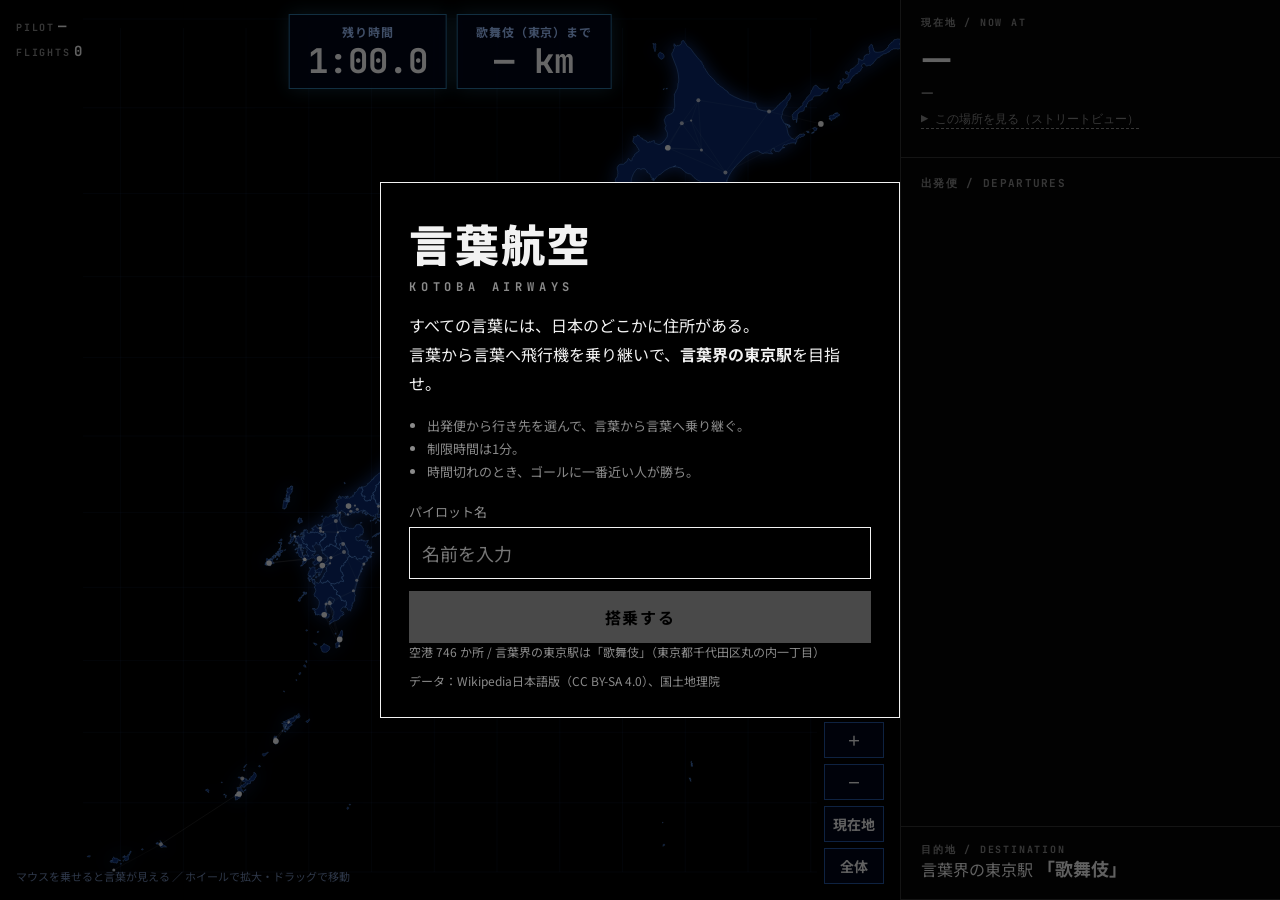
<file: index.html>
<!doctype html>
<html lang="ja">
<head>
<meta charset="utf-8">
<meta name="viewport" content="width=device-width, initial-scale=1">
<title>言葉航空</title>
<link rel="preconnect" href="https://fonts.googleapis.com">
<link rel="preconnect" href="https://fonts.gstatic.com" crossorigin>
<link href="https://fonts.googleapis.com/css2?family=JetBrains+Mono:wght@400;700&family=Noto+Sans+JP:wght@400;700;900&display=swap" rel="stylesheet">
<link rel="stylesheet" href="style.css?v=12">
</head>
<body>
<div id="app">
  <div id="mapwrap">
    <canvas id="base"></canvas>
    <canvas id="live"></canvas>
    <div id="hud-top">
      <div class="hud-big"><span class="jlbl">残り時間</span><span id="hud-time">1:00.0</span></div>
      <div class="hud-big"><span class="jlbl" id="hud-dist-lbl">ゴールまで</span><span id="hud-dist">— km</span></div>
    </div>
    <div id="hud-sub">
      <span><span class="lbl">PILOT</span> <b id="hud-name">—</b></span>
      <span><span class="lbl">FLIGHTS</span> <b id="hud-legs">0</b></span>
    </div>
    <div id="intro" class="hidden">
      <div id="intro-lead">出発地は……</div>
      <div id="intro-word"></div>
      <div id="intro-addr"></div>
    </div>
    <div id="map-tools">
      <button id="zoom-in" title="拡大">＋</button>
      <button id="zoom-out" title="縮小">－</button>
      <button id="zoom-here" title="現在地へ">現在地</button>
      <button id="zoom-reset" title="日本全体を表示">全体</button>
    </div>
    <div id="map-hint">マウスを乗せると言葉が見える ／ ホイールで拡大・ドラッグで移動</div>
  </div>

  <aside id="panel">
    <section id="here">
      <div class="lbl">現在地 / NOW AT</div>
      <h1 id="here-word">—</h1>
      <div id="here-addr">—</div>
      <p id="here-desc"></p>
      <a id="here-sv" target="_blank" rel="noopener">▶ この場所を見る（ストリートビュー）</a>
      <div id="here-meta"></div>
    </section>
    <section id="board">
      <div class="board-head">
        <span>出発便 / DEPARTURES</span>
        <span id="board-total"></span>
      </div>
      <ol id="flights"></ol>
      <div id="board-foot"></div>
    </section>
    <section id="goal">
      <div class="lbl">目的地 / DESTINATION</div>
      <div>言葉界の東京駅 <b id="goal-word">—</b></div>
    </section>
  </aside>
</div>

<div id="screen-start" class="screen">
  <div class="card">
    <div class="logo">言葉航空<small>KOTOBA AIRWAYS</small></div>
    <p>すべての言葉には、日本のどこかに住所がある。<br>
       言葉から言葉へ飛行機を乗り継いで、<b>言葉界の東京駅</b>を目指せ。</p>
    <ul class="rules">
      <li>出発便から行き先を選んで、言葉から言葉へ乗り継ぐ。</li>
      <li>制限時間は1分。</li>
      <li>時間切れのとき、ゴールに一番近い人が勝ち。</li>
    </ul>
    <label>パイロット名<input id="name" maxlength="16" autocomplete="off" placeholder="名前を入力"></label>
    <button id="btn-start" disabled>搭乗する</button>
    <div id="load-msg" class="small">データを読み込み中…</div>
    <div class="small" style="margin-top:12px">データ：Wikipedia日本語版（CC BY-SA 4.0）、国土地理院</div>
  </div>
</div>

<div id="screen-brief" class="screen hidden">
  <div class="card">
    <div class="brief-head"><span class="lbl">BRIEFING</span><span class="lbl" id="brief-step">1 / 2</span></div>
    <h2 id="brief-title"></h2>
    <div id="brief-body"></div>
    <div class="brief-btns">
      <button id="brief-skip" class="ghost">スキップ</button>
      <button id="brief-next">次へ ▶</button>
    </div>
  </div>
</div>

<div id="screen-end" class="screen hidden">
  <div class="card wide">
    <div class="lbl" id="end-kind">RESULT</div>
    <div id="end-result"></div>
    <div id="end-route"></div>
    <h2>RANKING</h2>
    <ol id="ranking"></ol>
    <button id="btn-again">もう一度飛ぶ</button>
    <div id="end-reveal"></div>
  </div>
</div>

<script src="main.js?v=12"></script>
</body>
</html>
</file>
<file: style.css>
:root {
  --bg: #000;
  --ink: #f2f2f2;
  --dim: #8a8a8a;
  --line: rgba(255, 255, 255, 0.18);
  --accent: #ffffff;
  --mono: 'JetBrains Mono', ui-monospace, monospace;
  --sans: 'Noto Sans JP', system-ui, sans-serif;
}
* { box-sizing: border-box; }
html, body { margin: 0; height: 100%; background: var(--bg); color: var(--ink); font-family: var(--sans); overflow: hidden; }
a { color: var(--ink); }
.lbl { font: 700 10px/1 var(--mono); letter-spacing: .18em; color: var(--dim); text-transform: uppercase; }
.small { font-size: 12px; color: var(--dim); }
.hidden { display: none !important; }

#app { display: grid; grid-template-columns: 1fr 380px; height: 100vh; }
#mapwrap { position: relative; overflow: hidden; }
#mapwrap canvas { position: absolute; inset: 0; width: 100%; height: 100%; }

#hud-top { position: absolute; top: 14px; left: 50%; transform: translateX(-50%); display: flex; gap: 10px; z-index: 3; pointer-events: none; }
.hud-big { border: 1px solid rgba(79,195,255,.6); background: rgba(0,8,30,.82); padding: 8px 18px 10px; display: flex; flex-direction: column; align-items: center; gap: 4px; min-width: 150px; box-shadow: 0 0 18px rgba(79,195,255,.25); }
.hud-big .jlbl { font: 700 12px var(--sans); color: #9fc2ff; letter-spacing: .08em; white-space: nowrap; }
.hud-big span:last-child { font: 700 34px/1 var(--mono); color: #fff; white-space: nowrap; }
#hud-sub { position: absolute; top: 16px; left: 16px; display: flex; flex-direction: column; gap: 6px; font-size: 13px; z-index: 3; pointer-events: none; }
#hud-sub b { font: 700 14px var(--mono); }
#intro { position: absolute; inset: 0; display: flex; flex-direction: column; align-items: center; justify-content: flex-start; padding-top: 16vh !important; gap: 10px; pointer-events: none; z-index: 4; text-align: center; padding: 0 16px; transition: opacity .5s; }
#intro-lead { font: 900 22px var(--sans); color: #9fc2ff; letter-spacing: .3em; animation: introIn .6s ease-out; }
#intro-word { font: 900 54px/1.15 var(--sans); color: #fff; min-height: 1.15em; text-shadow: 0 0 24px rgba(79,195,255,.9), 0 2px 0 #000; word-break: break-all; }
#intro-addr { font: 700 16px var(--sans); color: #cfe3ff; min-height: 1.4em; text-shadow: 0 1px 4px #000; }
#intro.decided #intro-word { animation: decide .7s ease-out; }
#intro.go { opacity: 0; }
@keyframes introIn { from { opacity: 0; letter-spacing: 1em; } }
@keyframes decide { 0% { transform: scale(1.6); color: #4fc3ff; } 60% { transform: scale(.95); } 100% { transform: scale(1); } }
.hud-block { border: 1px solid var(--line); background: rgba(0,0,0,.7); padding: 8px 12px; display: flex; flex-direction: column; gap: 4px; min-width: 92px; }
.hud-block span:last-child { font: 700 18px/1 var(--mono); }
#hud-time.warn { animation: blink .5s steps(2) infinite; color: #ff6b6b !important; }
@keyframes blink { 50% { opacity: .25; } }

#mapwrap { touch-action: none; user-select: none; }
#map-tools { position: absolute; right: 16px; bottom: 16px; display: flex; flex-direction: column; gap: 6px; z-index: 2; }
#map-tools button { min-width: 40px; height: 36px; padding: 0 8px; background: rgba(0,8,30,.85); color: var(--ink); border: 1px solid rgba(61,139,255,.6); font: 700 14px var(--sans); cursor: pointer; }
#map-tools button:hover { background: #0a2a6e; }
#map-hint { position: absolute; left: 16px; bottom: 16px; font: 11px var(--sans); color: rgba(159,194,255,.7); pointer-events: none; }
#panel { border-left: 1px solid var(--line); display: flex; flex-direction: column; min-height: 0; background: #050505; }
#panel section { padding: 18px 20px; border-bottom: 1px solid var(--line); }
#here h1 { margin: 8px 0 6px; font-size: 34px; font-weight: 900; line-height: 1.15; word-break: break-all; }
#here-addr { font-size: 14px; color: var(--ink); }
#here-desc { margin: 10px 0 0; font-size: 13px; line-height: 1.7; color: #c9d6ee; }
#here-desc:empty { display: none; }
#here-sv { display: inline-block; margin-top: 10px; font: 12px var(--mono); color: var(--dim); text-decoration: none; border-bottom: 1px dashed var(--dim); }
#here-sv:hover { color: var(--ink); border-color: var(--ink); }
#here-meta { margin-top: 10px; font: 12px var(--mono); color: var(--dim); }

#board { flex: 1; min-height: 0; overflow: auto; }
.board-head { display: flex; justify-content: space-between; font: 700 11px var(--mono); letter-spacing: .12em; color: var(--dim); margin-bottom: 10px; }
#flights { list-style: none; margin: 0; padding: 0; display: flex; flex-direction: column; gap: 6px; }
#flights li button {
  width: 100%; display: grid; grid-template-columns: 64px 1fr auto; align-items: center; gap: 10px;
  background: #0b0b0b; color: var(--ink); border: 1px solid var(--line); padding: 10px 12px; cursor: pointer;
  font: 15px var(--sans); text-align: left; transition: background .15s, border-color .15s;
}
#flights li button:hover { background: #1a1a1a; border-color: var(--ink); }
#flights li button:disabled { opacity: .35; cursor: default; }
#flights .code { font: 700 12px var(--mono); color: var(--dim); }
#flights .dest { font-weight: 700; word-break: break-all; }
#flights .stat { font: 10px var(--mono); color: var(--dim); letter-spacing: .1em; }
#flights li.new button { animation: flash .6s ease-out; }
@keyframes flash { from { background: #fff; color: #000; } }
#board-foot { margin-top: 10px; font: 11px var(--mono); color: var(--dim); }
#goal b { font-size: 18px; }

.screen { position: fixed; inset: 0; background: rgba(0,0,0,.6); pointer-events: none; display: grid; place-items: center; padding: 16px; z-index: 10; }
.card { pointer-events: auto; width: min(520px, 100%); border: 1px solid var(--ink); background: #000; padding: 28px; max-height: 100%; overflow: auto; }
.card.wide { width: min(640px, 100%); }
.logo { font-size: 44px; font-weight: 900; letter-spacing: .04em; }
.logo small { display: block; font: 700 12px var(--mono); letter-spacing: .4em; color: var(--dim); margin-top: 4px; }
.card p { line-height: 1.8; }
.rules { padding-left: 18px; color: var(--dim); font-size: 13px; line-height: 1.8; }
.card label { display: block; margin: 18px 0 12px; font-size: 13px; color: var(--dim); }
.card input { display: block; width: 100%; margin-top: 6px; padding: 12px; background: #000; color: var(--ink); border: 1px solid var(--line); font: 18px var(--sans); }
.card input:focus { outline: none; border-color: var(--ink); }
.card button { width: 100%; padding: 14px; background: var(--ink); color: #000; border: 0; font: 700 16px var(--sans); cursor: pointer; letter-spacing: .1em; }
.card button:disabled { opacity: .3; cursor: default; }
#end-result { font-size: 30px; font-weight: 900; margin: 8px 0 12px; line-height: 1.3; }
#end-route { font-size: 13px; color: var(--dim); line-height: 1.8; margin-bottom: 16px; word-break: break-all; }
.card h2 { font: 700 12px var(--mono); letter-spacing: .3em; color: var(--dim); margin: 18px 0 8px; }
#ranking { margin: 0 0 18px; padding: 0; list-style: none; font: 14px var(--mono); }
#ranking li { display: grid; grid-template-columns: 32px 1fr auto; gap: 8px; padding: 6px 0; border-bottom: 1px solid var(--line); }
#ranking li.me { color: #000; background: var(--ink); padding-left: 6px; }

@media (max-width: 860px) {
  #app { grid-template-columns: 1fr; grid-template-rows: 52vh 1fr; }
  #panel { border-left: 0; border-top: 1px solid var(--line); overflow: auto; }
  #here h1 { font-size: 26px; }
  #hud-top { top: 8px; gap: 6px; }
  .hud-big { min-width: 0; padding: 5px 10px 6px; }
  .hud-big .jlbl { font-size: 10px; }
  .hud-big span:last-child { font-size: 20px; }
  #hud-sub { display: none; }
  #intro-word { font-size: 34px; }
  #intro-lead { font-size: 16px; }
  #map-hint { display: none; }
  #map-tools { right: 10px; bottom: 10px; }
  #map-tools button { min-width: 34px; height: 30px; font-size: 12px; }
}

/* 搭乗前の説明 */
.brief-head { display: flex; justify-content: space-between; }
#brief-title { font: 900 28px var(--sans); letter-spacing: .04em; color: var(--ink); margin: 10px 0 14px; }
#brief-body { font-size: 15px; line-height: 1.8; min-height: 200px; }
#brief-body p { margin: 0 0 10px; }
#brief-body b { color: #9fdcff; }
#brief-body .dim { color: var(--dim); font-size: 13px; }
.brief-list, .brief-ex { padding-left: 18px; margin: 0; }
.brief-list li, .brief-ex li { margin-bottom: 8px; }
.brief-btns { display: flex; gap: 10px; margin-top: 18px; }
.brief-btns button { flex: 1; }
.card button.ghost { background: transparent; color: var(--ink); border: 1px solid var(--line); }
.card button.ghost:hover { border-color: var(--ink); }

#brief-body .brief-big { font: 900 22px/1.6 var(--sans); margin-top: 30px; }
/* 終了画面：地図の航路が見えるように、背景を暗くせずカードを右に寄せる */
#screen-end { background: transparent; place-items: stretch end; }
#screen-end .card { width: min(380px, 100%); max-height: 100%; background: rgba(0,0,0,.92); }
#screen-end #end-result { font-size: 24px; }
@media (max-width: 860px) {
  #screen-end { place-items: end stretch; }
  #screen-end .card { width: 100%; max-height: 50vh; }
}
/* 種明かし */
#end-reveal { margin-top: 22px; border-top: 1px solid var(--line); padding-top: 4px; font-size: 13px; line-height: 1.8; color: #d6deee; }
#end-reveal p { margin: 0 0 10px; }
#end-reveal b { color: #9fdcff; }
#end-reveal .dim { color: var(--dim); font-size: 12px; }
.reveal-list { padding-left: 18px; margin: 0 0 8px; }
.reveal-list li { margin-bottom: 6px; }
.bars { list-style: none; padding: 0; margin: 6px 0 0; }
.bars li { display: grid; grid-template-columns: 64px 1fr 48px; align-items: center; gap: 8px; margin-bottom: 8px; }
.bar { height: 10px; background: rgba(79,195,255,.12); }
.bar i { display: block; height: 100%; background: #4fc3ff; box-shadow: 0 0 10px rgba(79,195,255,.7); }
.bar-n { font: 12px var(--mono); text-align: right; }
.bar-ex { grid-column: 1 / -1; font-size: 11px; color: var(--dim); margin-top: -4px; }
</file>
